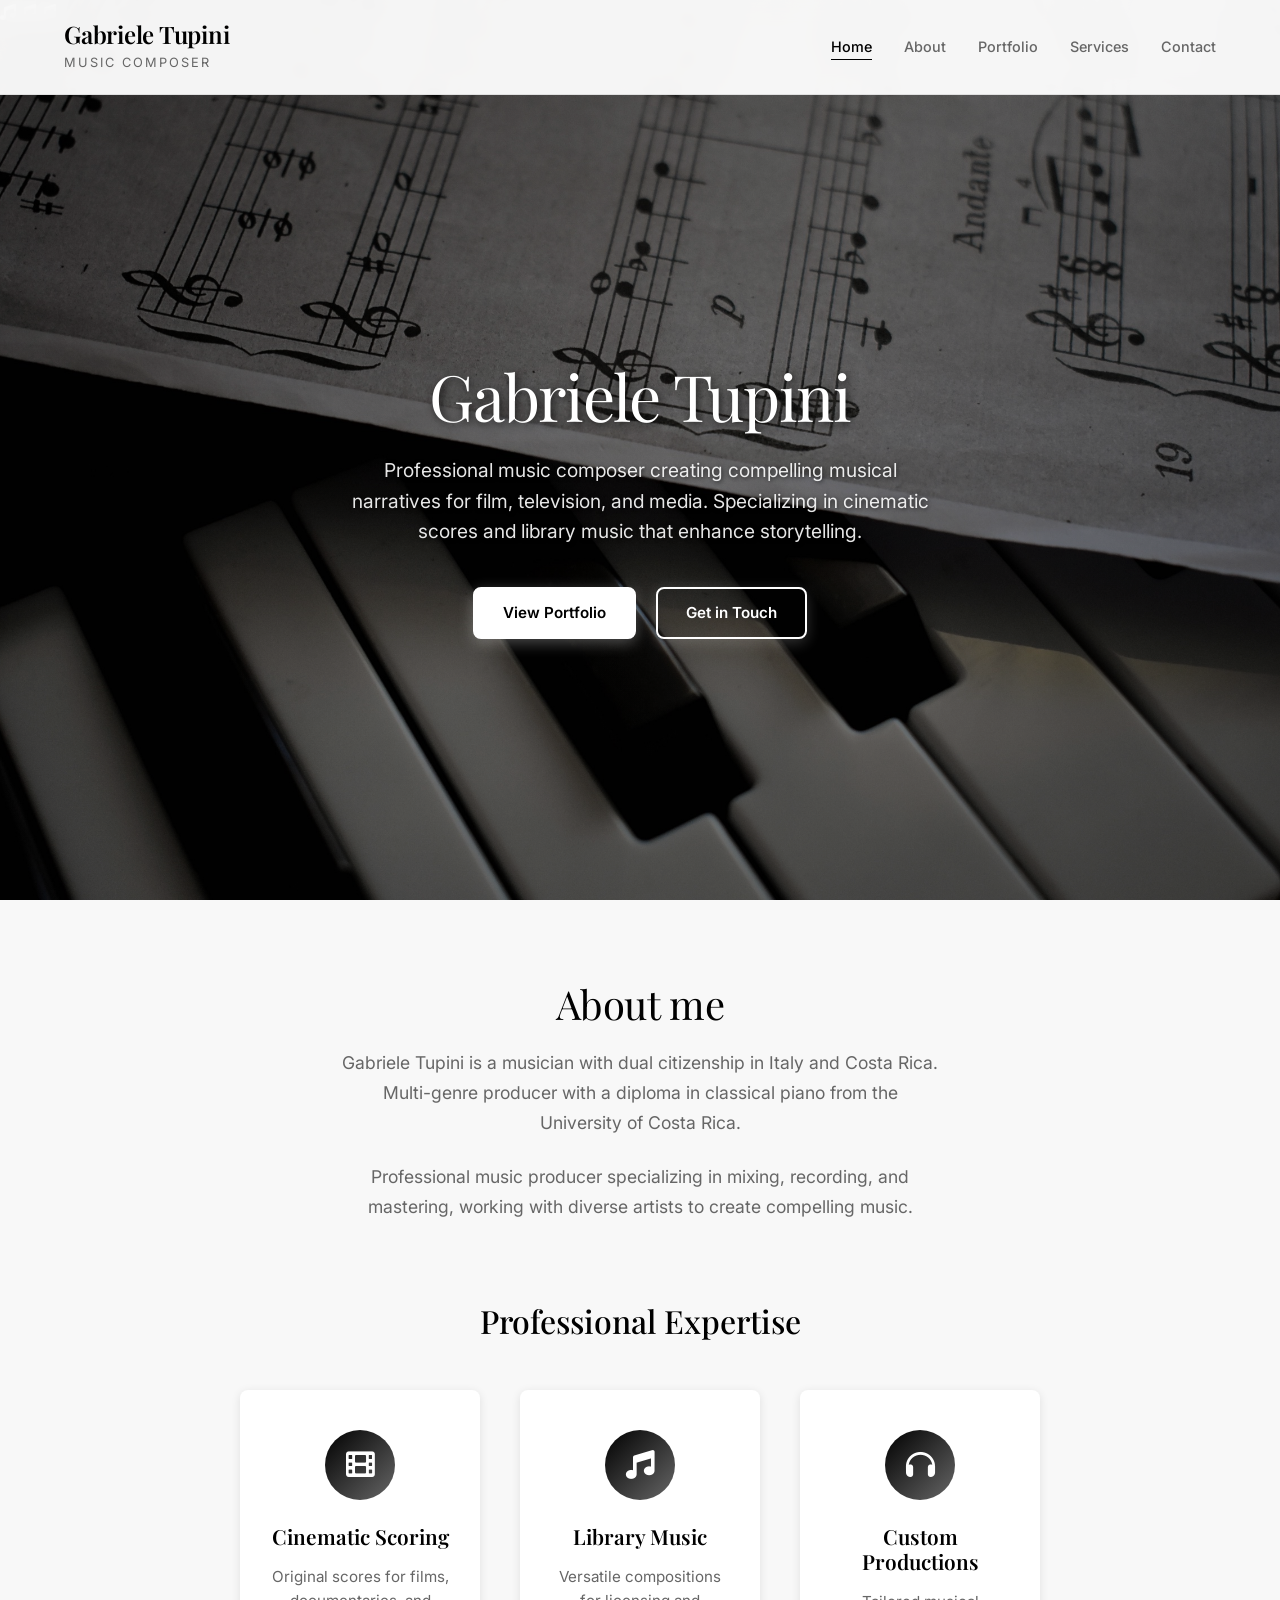
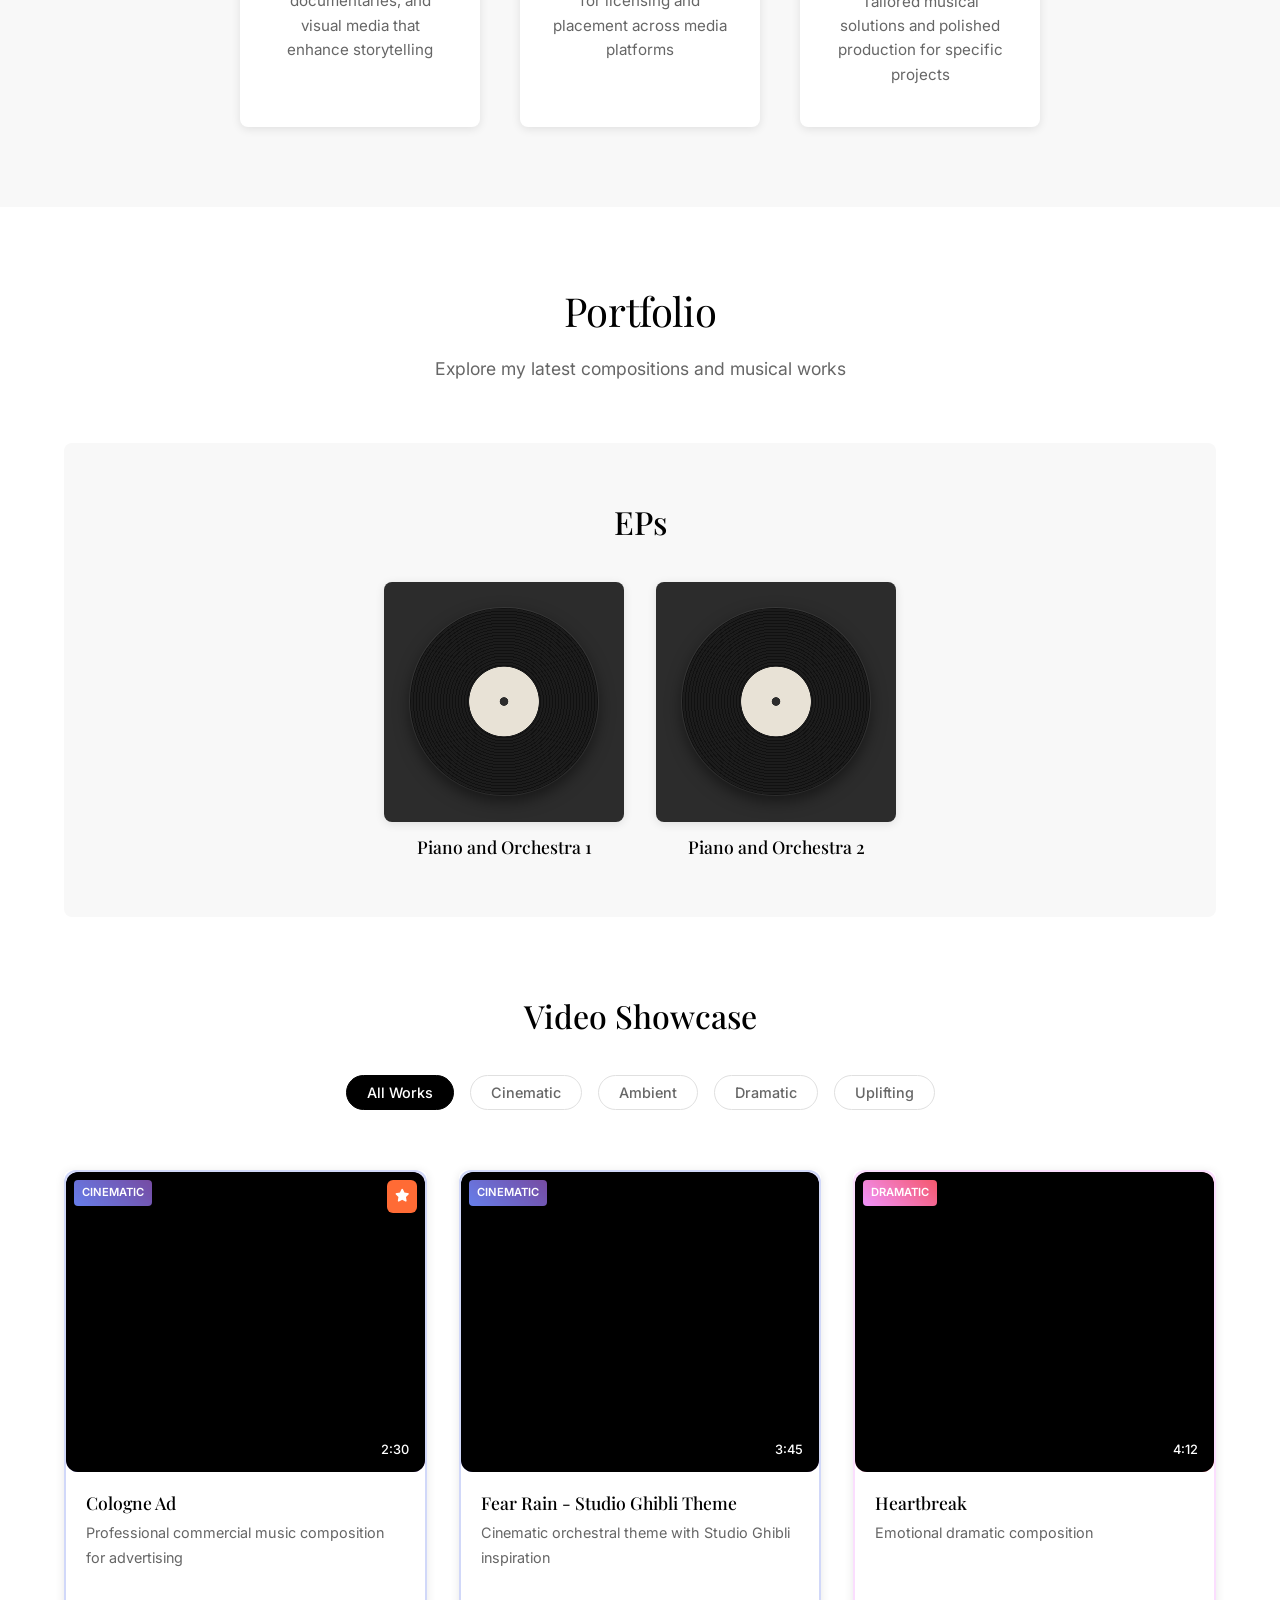
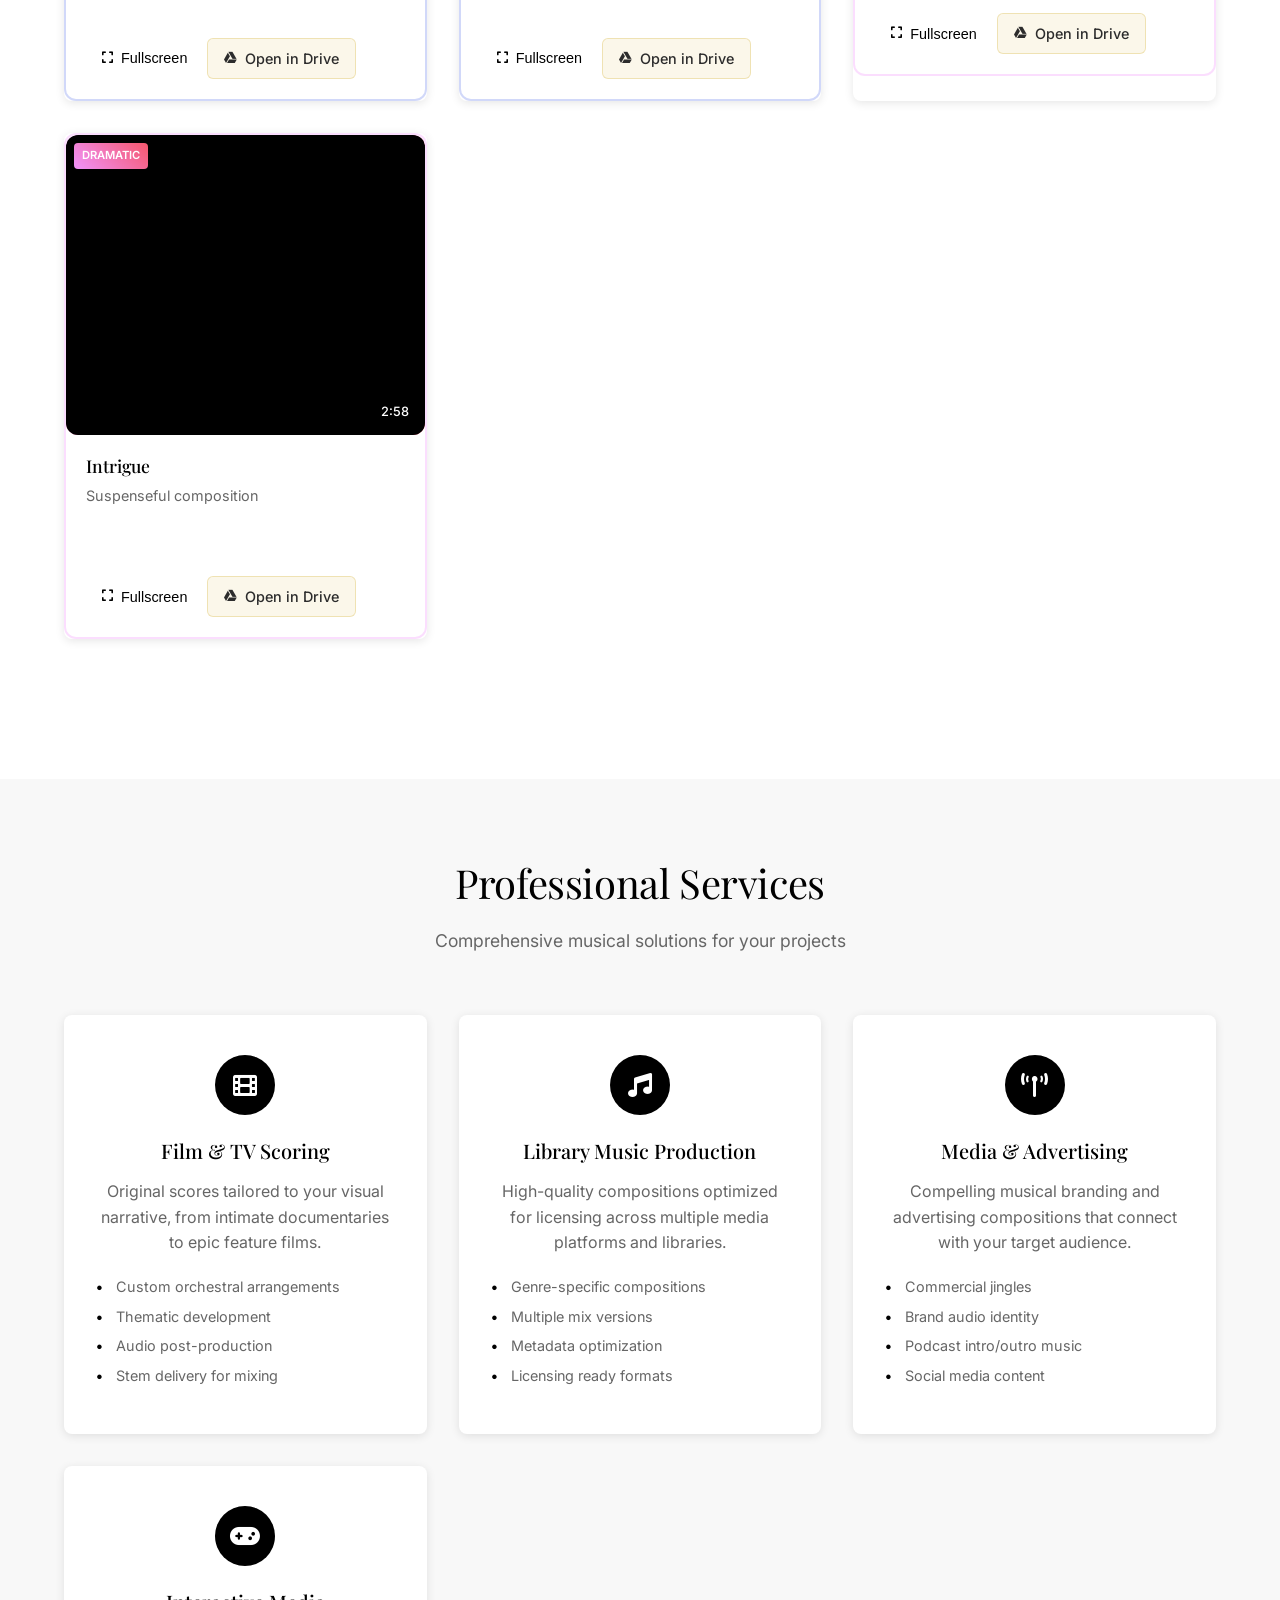
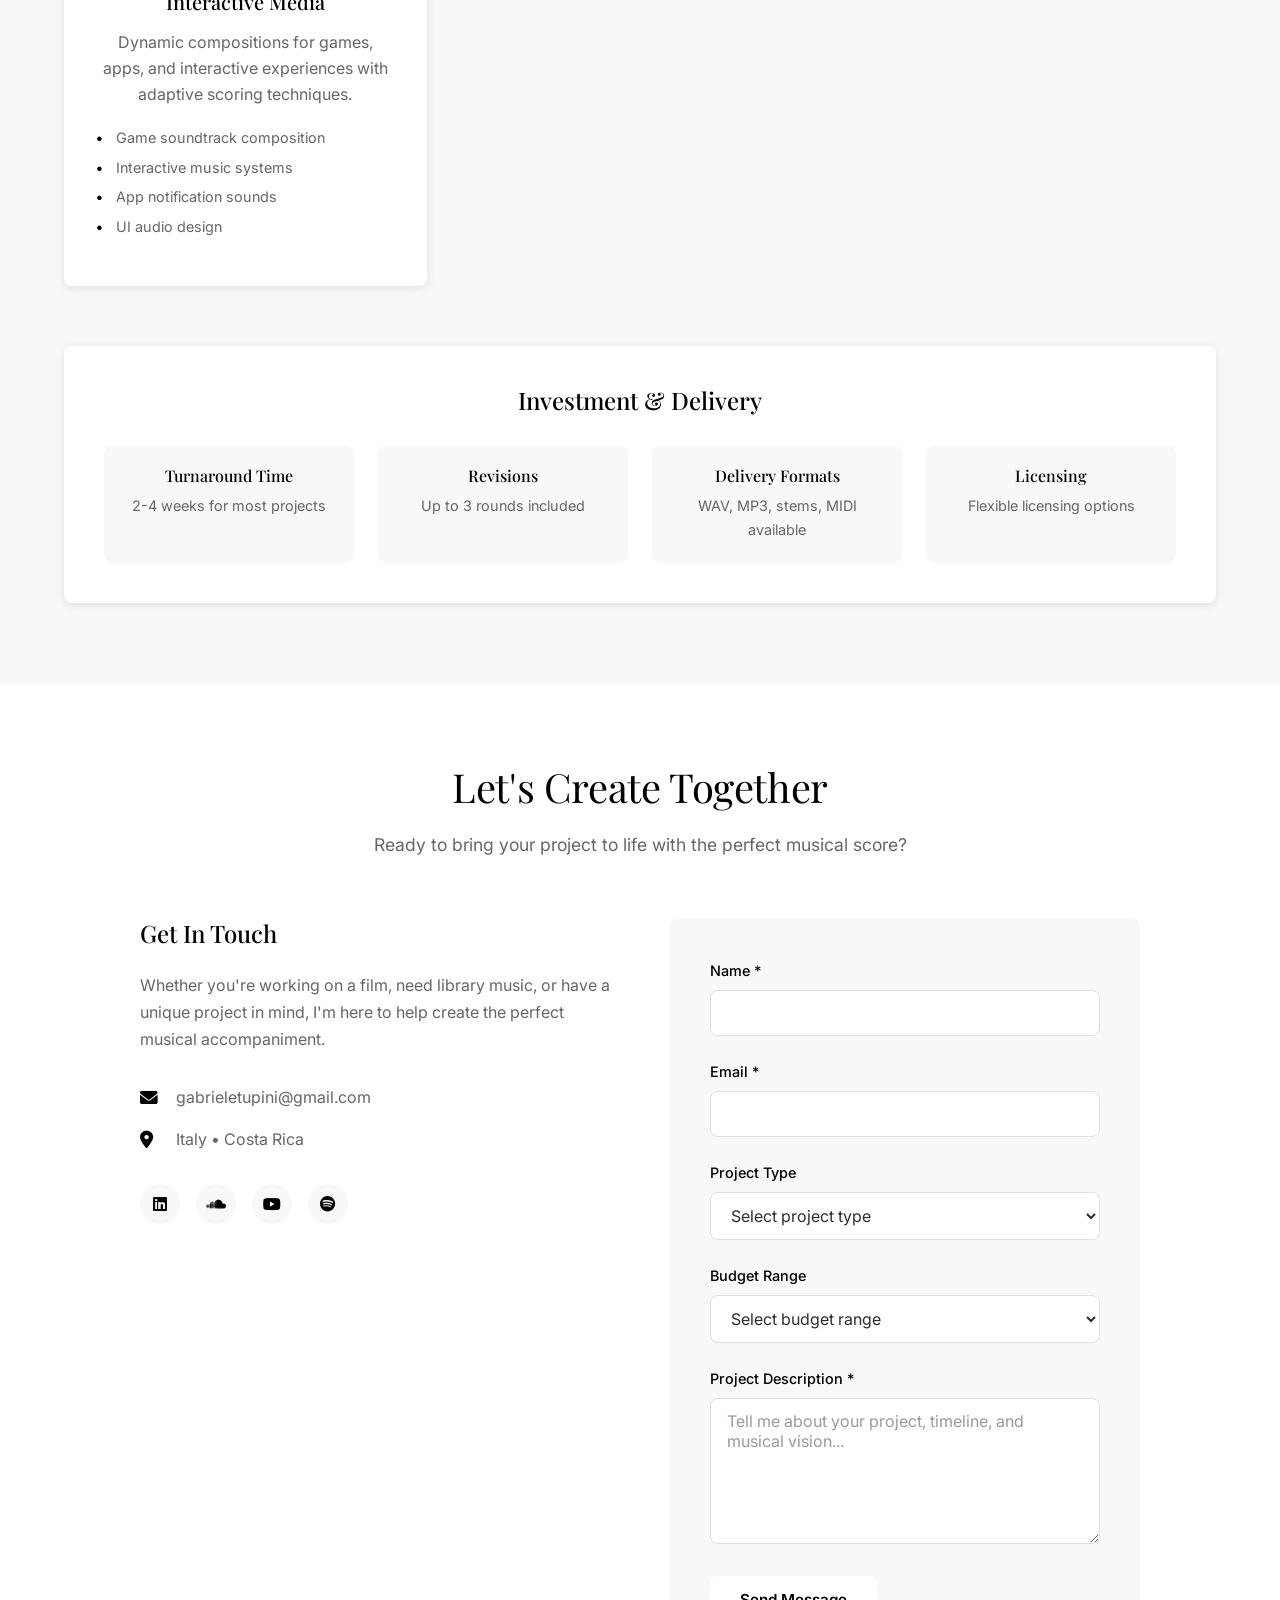
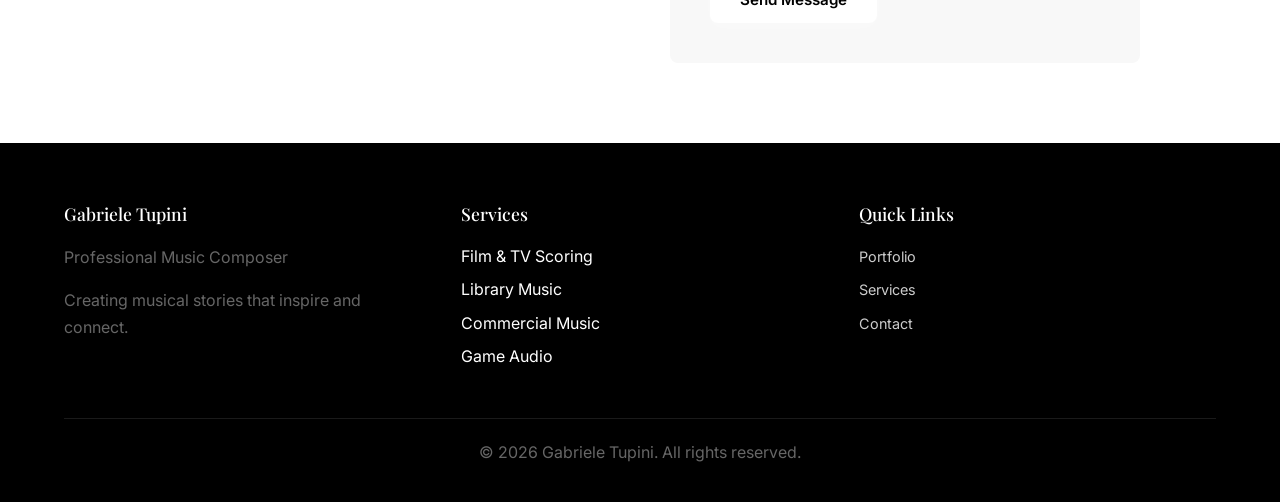
<file: index.html>
<!DOCTYPE html>
<html lang="en">

<head>
    <meta charset="UTF-8">
    <meta name="viewport" content="width=device-width, initial-scale=1.0">
    <title>Gabriele Tupini - Music Composer</title>
    <meta name="description"
        content="Professional music composer specializing in cinematic scores, library music, and custom compositions for film, television, and media projects.">

    <!-- Favicon - Browser Tab Icon -->
    <link rel="icon" type="image/jpeg" href="images/portrait.jpeg">
    <link rel="apple-touch-icon" href="images/portrait.jpeg">

    <!-- Open Graph Meta Tags - Social Media Thumbnails (WhatsApp, Facebook, etc.) -->
    <meta property="og:type" content="website">
    <meta property="og:title" content="Gabriele Tupini - Music Composer">
    <meta property="og:description"
        content="Professional music composer specializing in cinematic scores, library music, and custom compositions for film, television, and media projects.">
    <meta property="og:image" content="https://tupiniscores.com/images/portrait.jpeg">
    <meta property="og:url" content="https://tupiniscores.com">
    <meta property="og:site_name" content="Gabriele Tupini - Music Composer">
    <meta property="og:locale" content="en_US">

    <!-- Twitter Card Meta Tags -->
    <meta name="twitter:card" content="summary_large_image">
    <meta name="twitter:title" content="Gabriele Tupini - Music Composer">
    <meta name="twitter:description"
        content="Professional music composer specializing in cinematic scores, library music, and custom compositions for film, television, and media projects.">
    <meta name="twitter:image" content="https://tupiniscores.com/images/portrait.jpeg">

    <!-- Additional SEO Meta Tags -->
    <meta name="author" content="Gabriele Tupini">
    <meta name="keywords"
        content="music composer, film scoring, cinematic music, library music, custom compositions, film music, TV music, media music, orchestral music, Gabriele Tupini">
    <meta name="theme-color" content="#1a1a1a">

    <link rel="stylesheet" href="css/style.css">
    <link href="https://cdnjs.cloudflare.com/ajax/libs/font-awesome/6.0.0/css/all.min.css" rel="stylesheet">
    <link
        href="https://fonts.googleapis.com/css2?family=Inter:wght@300;400;500;600;700&family=Playfair+Display:wght@400;500;600;700&display=swap"
        rel="stylesheet">
</head>

<body>
    <!-- Navigation -->
    <nav class="navbar" id="navbar">
        <div class="nav-container">
            <div class="nav-logo">
                <h2>Gabriele Tupini</h2>
                <span>Music Composer</span>
            </div>
            <ul class="nav-menu" id="nav-menu">
                <li><a href="#home" class="nav-link">Home</a></li>
                <li><a href="#about" class="nav-link">About</a></li>
                <li><a href="#portfolio" class="nav-link">Portfolio</a></li>
                <li><a href="#services" class="nav-link">Services</a></li>
                <li><a href="#contact" class="nav-link">Contact</a></li>
            </ul>
            <div class="hamburger" id="hamburger">
                <span></span>
                <span></span>
                <span></span>
            </div>
        </div>
    </nav>

    <!-- Hero Section -->
    <section id="home" class="hero">
        <div class="hero-content">
            <h1 class="hero-title">Gabriele Tupini</h1>
            <p class="hero-subtitle">Professional music composer creating compelling musical narratives for film,
                television, and media. Specializing in cinematic scores and library music that enhance storytelling.</p>
            <div class="hero-buttons">
                <a href="#portfolio" class="btn btn-primary">View Portfolio</a>
                <a href="#contact" class="btn btn-secondary">Get in Touch</a>
            </div>
        </div>
        <div class="hero-background">
            <div class="music-notes">
                <i class="fas fa-music"></i>
                <i class="fas fa-music"></i>
                <i class="fas fa-music"></i>
            </div>
        </div>
    </section>

    <!-- About Section -->
    <section id="about" class="about">
        <div class="container">
            <h2 class="section-title">About me</h2>
            <div class="about-content">
                <div class="about-intro">
                    <div class="about-text">
                        <p class="about-description">
                            Gabriele Tupini is a musician with dual citizenship in Italy and Costa Rica. Multi-genre
                            producer with a diploma in classical piano from the University of Costa Rica.
                        </p>
                    </div>
                    <div class="about-bio">
                        <p class="about-description">
                            Professional music producer specializing in mixing, recording, and mastering, working with
                            diverse artists to create compelling music.
                        </p>
                    </div>
                </div>

                <div class="about-offerings">
                    <h3 class="offerings-title">Professional Expertise</h3>
                    <div class="about-features">
                        <div class="feature">
                            <div class="feature-icon">
                                <i class="fas fa-film"></i>
                            </div>
                            <h3>Cinematic Scoring</h3>
                            <p>Original scores for films, documentaries, and visual media that enhance storytelling</p>
                        </div>
                        <div class="feature">
                            <div class="feature-icon">
                                <i class="fas fa-music"></i>
                            </div>
                            <h3>Library Music</h3>
                            <p>Versatile compositions for licensing and placement across media platforms</p>
                        </div>
                        <div class="feature">
                            <div class="feature-icon">
                                <i class="fas fa-headphones"></i>
                            </div>
                            <h3>Custom Productions</h3>
                            <p>Tailored musical solutions and polished production for specific projects</p>
                        </div>
                    </div>
                </div>
            </div>
        </div>
    </section>

    <!-- Portfolio Section -->
    <section id="portfolio" class="portfolio">
        <div class="container">
            <h2 class="section-title">Portfolio</h2>
            <p class="section-subtitle">Explore my latest compositions and musical works</p>

            <!-- EPs - FIRST -->
            <div class="audio-showcase">
                <h3 class="audio-title">EPs</h3>
                <div class="ep-list" id="ep-list">
                    <!-- EPs are rendered from js/eps.js -->
                </div>
            </div>

            <!-- Video Gallery - SECOND -->
            <div class="video-gallery" id="video-gallery">
                <h3 class="video-section-title">Video Showcase</h3>
                <div class="gallery-filters">
                    <button class="filter-btn active" data-filter="all">All Works</button>
                    <button class="filter-btn" data-filter="cinematic">Cinematic</button>
                    <button class="filter-btn" data-filter="ambient">Ambient</button>
                    <button class="filter-btn" data-filter="dramatic">Dramatic</button>
                    <button class="filter-btn" data-filter="uplifting">Uplifting</button>
                </div>

                <div class="video-grid">
                    <!-- Videos will be loaded dynamically -->
                </div>
            </div>
        </div>
    </section>

    <!-- Services Section -->
    <section id="services" class="services">
        <div class="container">
            <h2 class="section-title">Professional Services</h2>
            <p class="section-subtitle">Comprehensive musical solutions for your projects</p>

            <div class="services-grid">
                <div class="service-card">
                    <div class="service-icon">
                        <i class="fas fa-film"></i>
                    </div>
                    <h3>Film & TV Scoring</h3>
                    <p>Original scores tailored to your visual narrative, from intimate documentaries to epic feature
                        films.</p>
                    <ul>
                        <li>Custom orchestral arrangements</li>
                        <li>Thematic development</li>
                        <li>Audio post-production</li>
                        <li>Stem delivery for mixing</li>
                    </ul>
                </div>

                <div class="service-card">
                    <div class="service-icon">
                        <i class="fas fa-music"></i>
                    </div>
                    <h3>Library Music Production</h3>
                    <p>High-quality compositions optimized for licensing across multiple media platforms and libraries.
                    </p>
                    <ul>
                        <li>Genre-specific compositions</li>
                        <li>Multiple mix versions</li>
                        <li>Metadata optimization</li>
                        <li>Licensing ready formats</li>
                    </ul>
                </div>

                <div class="service-card">
                    <div class="service-icon">
                        <i class="fas fa-broadcast-tower"></i>
                    </div>
                    <h3>Media & Advertising</h3>
                    <p>Compelling musical branding and advertising compositions that connect with your target audience.
                    </p>
                    <ul>
                        <li>Commercial jingles</li>
                        <li>Brand audio identity</li>
                        <li>Podcast intro/outro music</li>
                        <li>Social media content</li>
                    </ul>
                </div>

                <div class="service-card">
                    <div class="service-icon">
                        <i class="fas fa-gamepad"></i>
                    </div>
                    <h3>Interactive Media</h3>
                    <p>Dynamic compositions for games, apps, and interactive experiences with adaptive scoring
                        techniques.</p>
                    <ul>
                        <li>Game soundtrack composition</li>
                        <li>Interactive music systems</li>
                        <li>App notification sounds</li>
                        <li>UI audio design</li>
                    </ul>
                </div>
            </div>

            <div class="pricing-info">
                <h3>Investment & Delivery</h3>
                <div class="pricing-grid">
                    <div class="pricing-item">
                        <h4>Turnaround Time</h4>
                        <p>2-4 weeks for most projects</p>
                    </div>
                    <div class="pricing-item">
                        <h4>Revisions</h4>
                        <p>Up to 3 rounds included</p>
                    </div>
                    <div class="pricing-item">
                        <h4>Delivery Formats</h4>
                        <p>WAV, MP3, stems, MIDI available</p>
                    </div>
                    <div class="pricing-item">
                        <h4>Licensing</h4>
                        <p>Flexible licensing options</p>
                    </div>
                </div>
            </div>
        </div>
    </section>

    <!-- Contact Section -->
    <section id="contact" class="contact">
        <div class="container">
            <h2 class="section-title">Let's Create Together</h2>
            <p class="section-subtitle">Ready to bring your project to life with the perfect musical score?</p>

            <div class="contact-content">
                <div class="contact-info">
                    <h3>Get In Touch</h3>
                    <p>Whether you're working on a film, need library music, or have a unique project in mind, I'm here
                        to help create the perfect musical accompaniment.</p>

                    <div class="contact-methods">
                        <div class="contact-method">
                            <i class="fas fa-envelope"></i>
                            <span>gabrieletupini@gmail.com</span>
                        </div>
                        <div class="contact-method">
                            <i class="fas fa-map-marker-alt"></i>
                            <span>Italy • Costa Rica</span>
                        </div>
                    </div>

                    <div class="social-links">
                        <a href="#" class="social-link"><i class="fab fa-linkedin"></i></a>
                        <a href="#" class="social-link"><i class="fab fa-soundcloud"></i></a>
                        <a href="#" class="social-link"><i class="fab fa-youtube"></i></a>
                        <a href="#" class="social-link"><i class="fab fa-spotify"></i></a>
                    </div>
                </div>

                <form class="contact-form" id="contact-form">
                    <div class="form-group">
                        <label for="name">Name *</label>
                        <input type="text" id="name" name="name" required>
                    </div>
                    <div class="form-group">
                        <label for="email">Email *</label>
                        <input type="email" id="email" name="email" required>
                    </div>
                    <div class="form-group">
                        <label for="project-type">Project Type</label>
                        <select id="project-type" name="project-type">
                            <option value="">Select project type</option>
                            <option value="film-scoring">Film/TV Scoring</option>
                            <option value="library-music">Library Music</option>
                            <option value="advertising">Advertising/Commercial</option>
                            <option value="game-music">Game Music</option>
                            <option value="other">Other</option>
                        </select>
                    </div>
                    <div class="form-group">
                        <label for="budget">Budget Range</label>
                        <select id="budget" name="budget">
                            <option value="">Select budget range</option>
                            <option value="under-1k">Under €1,000</option>
                            <option value="1k-5k">€1,000 - €5,000</option>
                            <option value="5k-10k">€5,000 - €10,000</option>
                            <option value="10k-plus">€10,000+</option>
                        </select>
                    </div>
                    <div class="form-group">
                        <label for="message">Project Description *</label>
                        <textarea id="message" name="message" rows="6" required
                            placeholder="Tell me about your project, timeline, and musical vision..."></textarea>
                    </div>
                    <button type="submit" class="btn btn-primary">Send Message</button>
                </form>
            </div>
        </div>
    </section>

    <!-- Footer -->
    <footer class="footer">
        <div class="container">
            <div class="footer-content">
                <div class="footer-section">
                    <h3>Gabriele Tupini</h3>
                    <p>Professional Music Composer</p>
                    <p>Creating musical stories that inspire and connect.</p>
                </div>
                <div class="footer-section">
                    <h4>Services</h4>
                    <ul>
                        <li>Film & TV Scoring</li>
                        <li>Library Music</li>
                        <li>Commercial Music</li>
                        <li>Game Audio</li>
                    </ul>
                </div>
                <div class="footer-section">
                    <h4>Quick Links</h4>
                    <ul>
                        <li><a href="#portfolio">Portfolio</a></li>
                        <li><a href="#services">Services</a></li>
                        <li><a href="#contact">Contact</a></li>
                    </ul>
                </div>
            </div>
            <div class="footer-bottom">
                <p>&copy; 2024 Gabriele Tupini. All rights reserved.</p>
            </div>
        </div>
    </footer>

    <script src="js/eps.js"></script>
    <script src="js/main.js"></script>
</body>

</html>
</file>
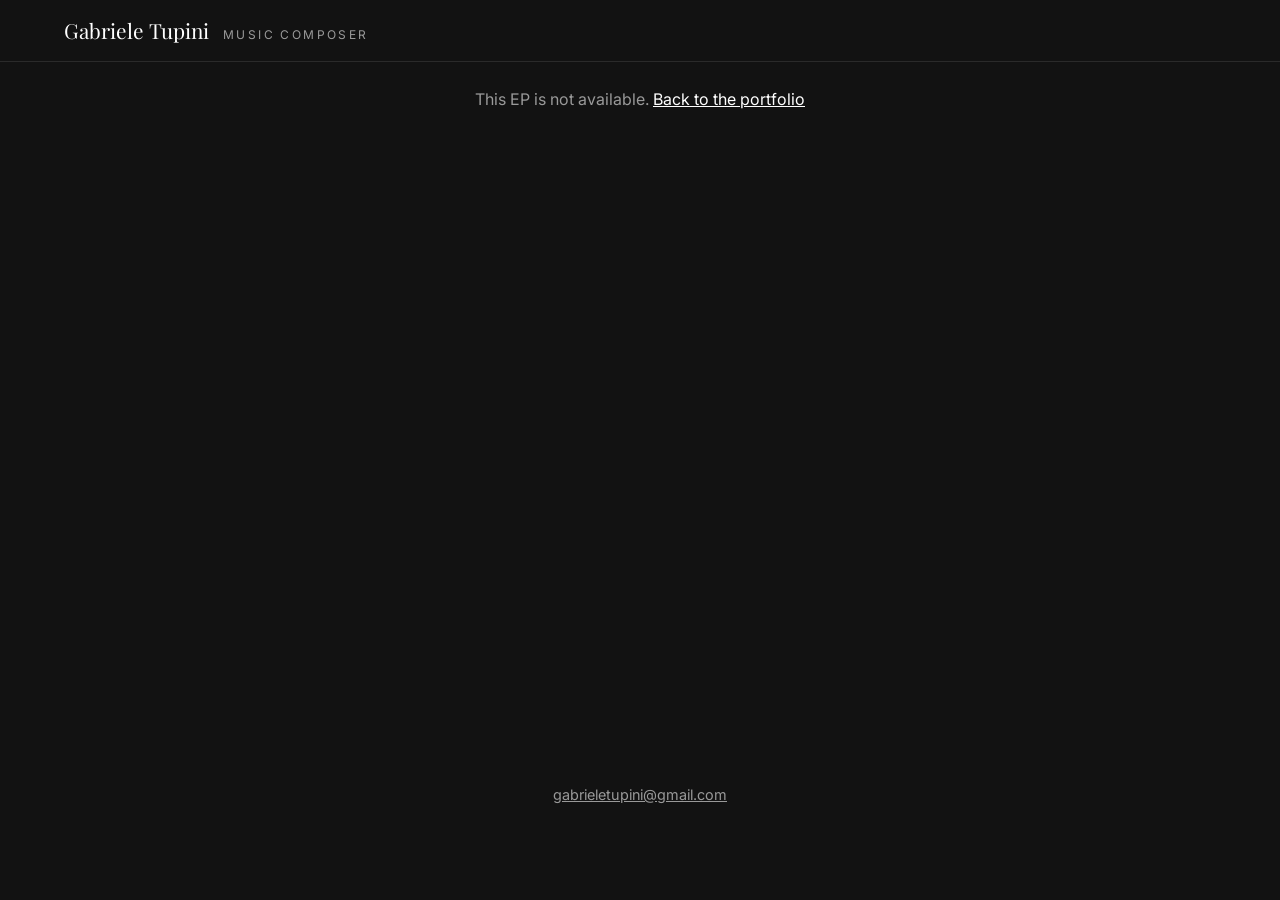
<file: ep.html>
<!DOCTYPE html>
<html lang="en">

<head>
    <meta charset="UTF-8">
    <meta name="viewport" content="width=device-width, initial-scale=1.0">
    <title>Gabriele Tupini - EP</title>
    <meta name="robots" content="noindex">
    <link rel="icon" type="image/jpeg" href="/images/portrait.jpeg">
    <link rel="apple-touch-icon" href="/images/portrait.jpeg">
    <meta name="theme-color" content="#1a1a1a">

    <link rel="stylesheet" href="/css/style.css">
    <link rel="stylesheet" href="/css/ep.css">
    <link
        href="https://fonts.googleapis.com/css2?family=Inter:wght@300;400;500;600;700&family=Playfair+Display:wght@400;500;600;700&display=swap"
        rel="stylesheet">
</head>

<!-- Served for /ep/<slug> via _redirects; absolute asset paths keep it working at that depth. -->
<body class="ep-page">
    <header class="ep-page-header">
        <div class="container">
            <a class="ep-page-artist" href="/">Gabriele Tupini</a>
            <span class="ep-page-role">Music Composer</span>
        </div>
    </header>

    <main class="ep-page-main">
        <div class="container" id="ep"></div>
    </main>

    <footer class="ep-page-footer">
        <div class="container">
            <a href="mailto:gabrieletupini@gmail.com">gabrieletupini@gmail.com</a>
        </div>
    </footer>

    <script src="/js/eps.js"></script>
    <script>
        const slug = window.location.pathname.split('/').filter(Boolean).pop();
        const ep = EPS.find(candidate => candidate.slug === slug);
        const target = document.getElementById('ep');

        if (ep) {
            document.title = `${ep.title} - Gabriele Tupini`;
            target.appendChild(renderEp(ep));
        } else {
            target.innerHTML = '<p class="ep-page-missing">This EP is not available. <a href="/">Back to the portfolio</a></p>';
        }
    </script>
</body>

</html>
</file>
<file: css/style.css>
/* Clean Professional Reset */
* {
    margin: 0;
    padding: 0;
    box-sizing: border-box;
}

:root {
    --primary-color: #2c2c2c;
    --secondary-color: #666666;
    --accent-color: #000000;
    --text-light: #ffffff;
    --text-dark: #2c2c2c;
    --text-gray: #666666;
    --text-light-gray: #999999;
    --background-light: #ffffff;
    --background-section: #f8f8f8;
    --border-color: #e0e0e0;
    --shadow-light: 0 2px 10px rgba(0, 0, 0, 0.1);
    --shadow-medium: 0 4px 20px rgba(0, 0, 0, 0.15);
    --border-radius: 8px;
    --transition: all 0.3s ease;
    --max-width: 1200px;
    --section-padding: 80px 0;
}

html {
    scroll-behavior: smooth;
}

body {
    font-family: 'Inter', 'Helvetica Neue', 'Arial', sans-serif;
    line-height: 1.6;
    font-weight: 400;
    color: var(--text-dark);
    background: var(--background-light);
    overflow-x: hidden;
}

.container {
    max-width: var(--max-width);
    margin: 0 auto;
    padding: 0 24px;
}

/* Clean Professional Typography */
@import url('https://fonts.googleapis.com/css2?family=Inter:wght@300;400;500;600;700&family=Playfair+Display:wght@400;500;600;700&display=swap');

h1,
h2,
h3,
h4,
h5,
h6 {
    font-family: 'Playfair Display', serif;
    font-weight: 500;
    line-height: 1.2;
    color: var(--accent-color);
    margin-bottom: 16px;
}

h1 {
    font-size: 3.5rem;
    font-weight: 400;
    letter-spacing: -0.02em;
}

h2 {
    font-size: 2.5rem;
    font-weight: 400;
    letter-spacing: -0.01em;
}

h3 {
    font-size: 1.5rem;
    font-weight: 500;
}

p {
    font-family: 'Inter', sans-serif;
    font-size: 1rem;
    font-weight: 400;
    line-height: 1.7;
    color: var(--text-gray);
    margin-bottom: 16px;
}

.section-title {
    font-size: 2.5rem;
    font-weight: 400;
    text-align: center;
    margin-bottom: 20px;
    color: var(--accent-color);
    letter-spacing: -0.01em;
}

.section-subtitle {
    text-align: center;
    font-size: 1.1rem;
    font-weight: 400;
    color: var(--text-gray);
    margin-bottom: 60px;
    max-width: 600px;
    margin-left: auto;
    margin-right: auto;
    line-height: 1.6;
}

/* Clean Button Design */
.btn {
    display: inline-block;
    padding: 12px 28px;
    border-radius: var(--border-radius);
    text-decoration: none;
    font-family: 'Inter', sans-serif;
    font-weight: 500;
    font-size: 0.95rem;
    transition: var(--transition);
    border: 1px solid transparent;
    cursor: pointer;
    text-align: center;
}

.btn-primary {
    background: var(--text-light);
    color: var(--accent-color);
    border: 2px solid var(--text-light);
    font-weight: 600;
    box-shadow: 0 4px 15px rgba(255, 255, 255, 0.3);
}

.btn-primary:hover {
    background: transparent;
    color: var(--text-light);
    border: 2px solid var(--text-light);
    box-shadow: 0 4px 20px rgba(255, 255, 255, 0.4);
}

.btn-secondary {
    background: transparent;
    color: var(--text-light);
    border: 2px solid var(--text-light);
    font-weight: 600;
    box-shadow: 0 4px 15px rgba(255, 255, 255, 0.2);
}

.btn-secondary:hover {
    background: var(--text-light);
    color: var(--accent-color);
    box-shadow: 0 4px 20px rgba(255, 255, 255, 0.4);
}

/* Clean Navigation */
.navbar {
    position: fixed;
    top: 0;
    width: 100%;
    background: rgba(255, 255, 255, 0.95);
    backdrop-filter: blur(10px);
    border-bottom: 1px solid var(--border-color);
    z-index: 1000;
    padding: 20px 0;
    transition: var(--transition);
}

.navbar.scrolled {
    background: rgba(255, 255, 255, 0.98);
    box-shadow: var(--shadow-light);
}

.nav-container {
    max-width: var(--max-width);
    margin: 0 auto;
    padding: 0 24px;
    display: flex;
    justify-content: space-between;
    align-items: center;
}

.nav-logo h2 {
    color: var(--accent-color);
    font-family: 'Playfair Display', serif;
    font-size: 1.5rem;
    font-weight: 600;
    margin-bottom: 0;
    letter-spacing: -0.01em;
}

.nav-logo span {
    color: var(--text-gray);
    font-family: 'Inter', sans-serif;
    font-size: 0.8rem;
    font-weight: 400;
    text-transform: uppercase;
    letter-spacing: 2px;
}

.nav-menu {
    display: flex;
    list-style: none;
    gap: 2rem;
}

.nav-link {
    color: var(--text-gray);
    text-decoration: none;
    font-family: 'Inter', sans-serif;
    font-weight: 500;
    font-size: 0.9rem;
    transition: var(--transition);
    position: relative;
}

.nav-link:hover,
.nav-link.active {
    color: var(--accent-color);
}

.nav-link::after {
    content: '';
    position: absolute;
    bottom: -5px;
    left: 0;
    width: 0;
    height: 1px;
    background: var(--accent-color);
    transition: width 0.3s ease;
}

.nav-link:hover::after,
.nav-link.active::after {
    width: 100%;
}

.hamburger {
    display: none;
    flex-direction: column;
    cursor: pointer;
}

.hamburger span {
    width: 25px;
    height: 2px;
    background: var(--accent-color);
    margin: 3px 0;
    transition: var(--transition);
}

/* Hero Section */
.hero {
    min-height: 100vh;
    background:
        linear-gradient(rgba(0, 0, 0, 0.4), rgba(0, 0, 0, 0.4)),
        url('../images/hero-score.jpg');
    background-size: cover;
    background-position: center;
    background-attachment: fixed;
    display: flex;
    align-items: center;
    position: relative;
    padding-top: 100px;
    color: var(--text-light);
}

.hero::before {
    content: '';
    position: absolute;
    top: 0;
    left: 0;
    width: 100%;
    height: 100%;
    background: linear-gradient(135deg,
            rgba(0, 0, 0, 0.3) 0%,
            rgba(0, 0, 0, 0.1) 50%,
            rgba(0, 0, 0, 0.3) 100%);
    z-index: 1;
}

.hero-content {
    text-align: center;
    max-width: 800px;
    margin: 0 auto;
    padding: 0 24px;
    position: relative;
    z-index: 2;
}

.hero-title {
    font-size: 4rem;
    font-family: 'Playfair Display', serif;
    font-weight: 400;
    margin-bottom: 24px;
    color: var(--text-light);
    letter-spacing: -0.02em;
    line-height: 1.1;
    text-shadow: 2px 2px 8px rgba(0, 0, 0, 0.7);
}

.hero-subtitle {
    font-size: 1.2rem;
    font-family: 'Inter', sans-serif;
    font-weight: 400;
    margin-bottom: 40px;
    color: rgba(255, 255, 255, 0.9);
    line-height: 1.6;
    max-width: 600px;
    margin-left: auto;
    margin-right: auto;
    margin-bottom: 40px;
    text-shadow: 1px 1px 4px rgba(0, 0, 0, 0.7);
}

.hero-buttons {
    display: flex;
    gap: 20px;
    justify-content: center;
    flex-wrap: wrap;
}

.hero-background {
    position: absolute;
    top: 0;
    left: 0;
    width: 100%;
    height: 100%;
    z-index: -1;
}

/* About Section - Enhanced and Symmetrical */
.about {
    padding: var(--section-padding);
    background: var(--background-section);
}

.about-content {
    max-width: 800px;
    margin: 0 auto;
    text-align: center;
}

.about-intro {
    margin-bottom: 80px;
}

.about-text {
    text-align: center;
}

.about-description {
    font-size: 1.1rem;
    line-height: 1.7;
    color: var(--text-gray);
    margin-bottom: 24px;
    max-width: 600px;
    margin-left: auto;
    margin-right: auto;
}

.about-bio {
    text-align: center;
}

/* Professional Offerings - Enhanced Design */
.about-offerings {
    margin-top: 80px;
}

.offerings-title {
    font-size: 2rem;
    font-family: 'Playfair Display', serif;
    color: var(--accent-color);
    margin-bottom: 50px;
    text-align: center;
}

.about-features {
    display: grid;
    grid-template-columns: repeat(3, 1fr);
    gap: 40px;
    max-width: 1000px;
    margin: 0 auto;
}

.feature {
    background: var(--background-light);
    padding: 40px 30px;
    border-radius: var(--border-radius);
    text-align: center;
    box-shadow: var(--shadow-light);
    transition: var(--transition);
    position: relative;
    overflow: hidden;
}

.feature::before {
    content: '';
    position: absolute;
    top: 0;
    left: 0;
    width: 100%;
    height: 4px;
    background: linear-gradient(90deg, var(--accent-color), var(--secondary-color));
    opacity: 0;
    transition: var(--transition);
}

.feature:hover {
    transform: translateY(-8px);
    box-shadow: var(--shadow-medium);
}

.feature:hover::before {
    opacity: 1;
}

.feature-icon {
    width: 70px;
    height: 70px;
    background: linear-gradient(135deg, var(--accent-color), var(--secondary-color));
    border-radius: 50%;
    display: flex;
    align-items: center;
    justify-content: center;
    margin: 0 auto 24px;
    transition: var(--transition);
}

.feature-icon i {
    color: var(--text-light);
    font-size: 1.8rem;
}

.feature:hover .feature-icon {
    transform: scale(1.1);
    box-shadow: 0 8px 25px rgba(44, 44, 44, 0.3);
}

.feature h3 {
    color: var(--accent-color);
    font-size: 1.3rem;
    margin-bottom: 16px;
    font-weight: 600;
    font-family: 'Playfair Display', serif;
}

.feature p {
    color: var(--text-gray);
    margin: 0;
    line-height: 1.6;
    font-size: 0.95rem;
}

/* Portfolio Section */
.portfolio {
    padding: var(--section-padding);
    background: var(--background-light);
}

.gallery-filters {
    display: flex;
    justify-content: center;
    gap: 16px;
    margin-bottom: 60px;
    flex-wrap: wrap;
}

.filter-btn {
    padding: 8px 20px;
    background: transparent;
    color: var(--text-gray);
    border: 1px solid var(--border-color);
    border-radius: 24px;
    cursor: pointer;
    transition: var(--transition);
    font-family: 'Inter', sans-serif;
    font-size: 0.9rem;
    font-weight: 500;
}

.filter-btn:hover,
.filter-btn.active {
    background: var(--accent-color);
    color: var(--text-light);
    border-color: var(--accent-color);
}

.video-grid {
    display: grid;
    grid-template-columns: repeat(auto-fit, minmax(320px, 1fr));
    gap: 32px;
    margin-bottom: 60px;
}

.video-placeholder {
    background: var(--background-section);
    border-radius: var(--border-radius);
    padding: 60px 40px;
    text-align: center;
    border: 2px dashed var(--border-color);
}

.placeholder-content i {
    font-size: 3rem;
    color: var(--text-light-gray);
    margin-bottom: 20px;
}

.placeholder-content h3 {
    margin-bottom: 12px;
    color: var(--text-gray);
    font-size: 1.25rem;
}

.placeholder-content p {
    color: var(--text-light-gray);
    margin-bottom: 30px;
}

.placeholder-instructions {
    text-align: left;
    background: var(--background-light);
    padding: 24px;
    border-radius: var(--border-radius);
    margin-top: 20px;
}

.placeholder-instructions h4 {
    color: var(--accent-color);
    margin-bottom: 16px;
    font-size: 1rem;
}

.placeholder-instructions ol {
    color: var(--text-gray);
    font-size: 0.9rem;
    line-height: 1.6;
}

.placeholder-instructions li {
    margin-bottom: 8px;
}

.placeholder-instructions strong {
    color: var(--accent-color);
}

.video-item {
    background: var(--background-light);
    border-radius: var(--border-radius);
    overflow: hidden;
    box-shadow: var(--shadow-light);
    transition: var(--transition);
}

.video-item:hover {
    transform: translateY(-4px);
    box-shadow: var(--shadow-medium);
}

.video-item video {
    width: 100%;
    height: 200px;
    object-fit: cover;
}

.video-info {
    padding: 20px;
}

.video-info h4 {
    margin-bottom: 8px;
    color: var(--accent-color);
    font-size: 1.1rem;
}

.video-info p {
    font-size: 0.9rem;
    color: var(--text-gray);
    margin: 0;
}

/* Audio Showcase */
.audio-showcase {
    margin-bottom: 80px;
    background: var(--background-section);
    padding: 60px 40px;
    border-radius: var(--border-radius);
}

.audio-title {
    text-align: center;
    margin-bottom: 40px;
    color: var(--accent-color);
    font-size: 2rem;
    font-weight: 500;
}

/* EPs - portfolio grid of square disc tiles, each opening its listening page */
.ep-list {
    max-width: 1000px;
    margin: 0 auto;
    display: grid;
    grid-template-columns: repeat(auto-fit, minmax(200px, 240px));
    justify-content: center;
    gap: 32px;
}

.ep-tile {
    display: block;
    text-decoration: none;
    color: inherit;
}

.ep-cover {
    aspect-ratio: 1;
    display: flex;
    align-items: center;
    justify-content: center;
    background: var(--primary-color);
    border-radius: var(--border-radius);
    box-shadow: var(--shadow-light);
    transition: var(--transition);
}

.ep-tile:hover .ep-cover {
    transform: translateY(-4px);
    box-shadow: var(--shadow-medium);
}

/* Generic vinyl: grooves, a pale centre label and the spindle hole */
.ep-disc {
    width: 78%;
    aspect-ratio: 1;
    border-radius: 50%;
    background:
        radial-gradient(circle, var(--primary-color) 0 3%, #e8e2d6 3.5% 26%, transparent 26.5%),
        repeating-radial-gradient(circle, #111 0 1px, #1c1c1c 1px 3px);
    box-shadow: 0 0 0 1px rgba(255, 255, 255, 0.08), 0 6px 16px rgba(0, 0, 0, 0.5);
    transition: transform 0.6s ease;
}

.ep-tile:hover .ep-disc {
    transform: rotate(40deg);
}

.ep-tile-title {
    margin: 14px 0 0;
    font-size: 1.1rem;
    text-align: center;
}

/* Video Section Title */
.video-section-title {
    text-align: center;
    margin: 60px 0 40px;
    color: var(--accent-color);
    font-size: 2rem;
    font-weight: 500;
    font-family: 'Playfair Display', serif;
}

/* Featured Video Item - Prominent Display */
.featured-video-item {
    margin-bottom: 40px;
    grid-column: 1 / -1;
}

.featured-video-item video {
    width: 100%;
    height: 400px;
    object-fit: cover;
    border-radius: var(--border-radius);
}

.featured-video-item .video-info h3 {
    color: var(--accent-color);
    font-size: 1.6rem;
    margin-bottom: 12px;
    font-family: 'Playfair Display', serif;
    text-align: center;
    margin-top: 20px;
}

.featured-video-item .video-info p {
    font-size: 1.1rem;
    text-align: center;
    color: var(--text-gray);
}

/* Other Videos Container - Smaller Items */
.other-videos-container {
    display: grid;
    grid-template-columns: repeat(auto-fit, minmax(250px, 1fr));
    gap: 20px;
    margin-top: 30px;
}

.other-videos-container .video-item video {
    height: 150px;
}

.other-videos-container .video-item .video-info {
    padding: 16px;
}

.other-videos-container .video-item .video-info h4 {
    font-size: 1rem;
}

.other-videos-container .video-item .video-info p {
    font-size: 0.85rem;
}

/* Services Section */
.services {
    padding: var(--section-padding);
    background: var(--background-section);
}

.services-grid {
    display: grid;
    grid-template-columns: repeat(auto-fit, minmax(280px, 1fr));
    gap: 32px;
    margin-bottom: 60px;
}

.service-card {
    background: var(--background-light);
    padding: 40px 32px;
    border-radius: var(--border-radius);
    box-shadow: var(--shadow-light);
    transition: var(--transition);
    text-align: center;
}

.service-card:hover {
    transform: translateY(-4px);
    box-shadow: var(--shadow-medium);
}

.service-icon {
    width: 60px;
    height: 60px;
    background: var(--accent-color);
    border-radius: 50%;
    display: flex;
    align-items: center;
    justify-content: center;
    margin: 0 auto 24px;
}

.service-icon i {
    color: var(--text-light);
    font-size: 1.5rem;
}

.service-card h3 {
    color: var(--accent-color);
    margin-bottom: 16px;
    font-size: 1.25rem;
}

.service-card p {
    color: var(--text-gray);
    margin-bottom: 20px;
    line-height: 1.6;
}

.service-card ul {
    text-align: left;
    color: var(--text-gray);
    font-size: 0.9rem;
    list-style: none;
    padding-left: 0;
}

.service-card li {
    margin-bottom: 8px;
    position: relative;
    padding-left: 20px;
    line-height: 1.5;
}

.service-card li::before {
    content: '•';
    color: var(--accent-color);
    font-weight: bold;
    position: absolute;
    left: 0;
}

.pricing-info {
    background: var(--background-light);
    padding: 40px;
    border-radius: var(--border-radius);
    box-shadow: var(--shadow-light);
}

.pricing-info h3 {
    text-align: center;
    color: var(--accent-color);
    margin-bottom: 32px;
    font-size: 1.5rem;
}

.pricing-grid {
    display: grid;
    grid-template-columns: repeat(auto-fit, minmax(200px, 1fr));
    gap: 24px;
}

.pricing-item {
    text-align: center;
    padding: 20px;
    border-radius: var(--border-radius);
    background: var(--background-section);
}

.pricing-item h4 {
    color: var(--accent-color);
    margin-bottom: 8px;
    font-size: 1rem;
}

.pricing-item p {
    color: var(--text-gray);
    font-size: 0.9rem;
    margin: 0;
}

/* Contact Section */
.contact {
    padding: var(--section-padding);
    background: var(--background-light);
}

.contact-content {
    display: grid;
    grid-template-columns: 1fr 1fr;
    gap: 60px;
    max-width: 1000px;
    margin: 0 auto;
}

.contact-info h3 {
    margin-bottom: 24px;
    color: var(--accent-color);
    font-size: 1.5rem;
}

.contact-info p {
    margin-bottom: 32px;
    line-height: 1.7;
    color: var(--text-gray);
}

.contact-methods {
    margin-bottom: 32px;
}

.contact-method {
    display: flex;
    align-items: center;
    gap: 16px;
    margin-bottom: 16px;
    color: var(--text-gray);
}

.contact-method i {
    color: var(--accent-color);
    width: 20px;
    font-size: 1.1rem;
}

.social-links {
    display: flex;
    gap: 16px;
}

.social-link {
    width: 40px;
    height: 40px;
    background: var(--background-section);
    border-radius: 50%;
    display: flex;
    align-items: center;
    justify-content: center;
    color: var(--accent-color);
    transition: var(--transition);
    text-decoration: none;
}

.social-link:hover {
    background: var(--accent-color);
    color: var(--text-light);
}

.contact-form {
    background: var(--background-section);
    padding: 40px;
    border-radius: var(--border-radius);
}

.form-group {
    margin-bottom: 24px;
}

.form-group label {
    display: block;
    margin-bottom: 8px;
    color: var(--accent-color);
    font-family: 'Inter', sans-serif;
    font-weight: 500;
    font-size: 0.9rem;
}

.form-group input,
.form-group select,
.form-group textarea {
    width: 100%;
    padding: 12px 16px;
    border: 1px solid var(--border-color);
    background: var(--background-light);
    border-radius: var(--border-radius);
    color: var(--text-dark);
    font-family: 'Inter', sans-serif;
    font-size: 1rem;
    transition: var(--transition);
}

.form-group input:focus,
.form-group select:focus,
.form-group textarea:focus {
    outline: none;
    border-color: var(--accent-color);
}

.form-group input::placeholder,
.form-group textarea::placeholder {
    color: var(--text-light-gray);
}

/* Footer */
.footer {
    background: var(--accent-color);
    color: var(--text-light);
    padding: 60px 0 20px;
}

.footer-content {
    display: grid;
    grid-template-columns: repeat(auto-fit, minmax(250px, 1fr));
    gap: 40px;
    margin-bottom: 40px;
}

.footer-section h3,
.footer-section h4 {
    margin-bottom: 20px;
    color: var(--text-light);
    font-size: 1.1rem;
}

.footer-section ul {
    list-style: none;
}

.footer-section ul li {
    margin-bottom: 8px;
}

.footer-section ul li a {
    color: rgba(255, 255, 255, 0.8);
    text-decoration: none;
    transition: var(--transition);
    font-size: 0.9rem;
}

.footer-section ul li a:hover {
    color: var(--text-light);
}

.footer-bottom {
    text-align: center;
    padding-top: 20px;
    border-top: 1px solid rgba(255, 255, 255, 0.1);
    color: rgba(255, 255, 255, 0.7);
    font-size: 0.9rem;
}

/* Responsive Design */
@media (max-width: 768px) {
    .hamburger {
        display: flex;
    }

    .nav-menu {
        position: fixed;
        top: 81px;
        left: -100%;
        width: 100%;
        background: var(--background-light);
        flex-direction: column;
        padding: 40px 24px;
        transition: var(--transition);
        box-shadow: var(--shadow-light);
    }

    .nav-menu.active {
        left: 0;
    }

    .hero-title {
        font-size: 2.5rem;
    }

    .hero-buttons {
        flex-direction: column;
        align-items: center;
    }

    .section-title {
        font-size: 2rem;
    }

    .about-intro {
        grid-template-columns: 1fr;
        gap: 40px;
        text-align: center;
    }

    .about-text,
    .about-bio {
        text-align: center;
    }

    .about-features {
        grid-template-columns: 1fr;
        gap: 30px;
    }

    .contact-content {
        grid-template-columns: 1fr;
        gap: 40px;
    }

    .services-grid {
        grid-template-columns: 1fr;
    }

    .pricing-grid {
        grid-template-columns: repeat(2, 1fr);
    }

    h1 {
        font-size: 2.5rem;
    }

    .hero-subtitle {
        font-size: 1.1rem;
    }
}

@media (max-width: 480px) {
    .container {
        padding: 0 16px;
    }

    .nav-container {
        padding: 0 16px;
    }

    .hero-content {
        padding: 0 16px;
    }

    .hero-title {
        font-size: 2rem;
    }

    .hero-subtitle {
        font-size: 1rem;
    }

    .section-title {
        font-size: 1.8rem;
    }

    .btn {
        padding: 10px 20px;
        font-size: 0.9rem;
    }

    .pricing-grid {
        grid-template-columns: 1fr;
    }

    .gallery-filters {
        gap: 8px;
    }

    .filter-btn {
        font-size: 0.8rem;
        padding: 6px 16px;
    }

    .service-card {
        padding: 32px 24px;
    }

    .contact-form {
        padding: 32px 24px;
    }

    .audio-showcase {
        padding: 40px 24px;
    }
}

/* Animations */
@keyframes fadeInUp {
    from {
        opacity: 0;
        transform: translateY(30px);
    }

    to {
        opacity: 1;
        transform: translateY(0);
    }
}

.fade-in {
    animation: fadeInUp 0.6s ease-out forwards;
}
</file>
<file: css/ep.css>
/* EP listening page (ep.html) - the link sent to listeners and libraries.
   Dark playlist layout: banner, tracklist and a player bar fixed at the bottom. */
.ep-page {
    --ep-background: #121212;
    --ep-surface: #1f1f1f;
    --ep-surface-strong: #303030;
    --ep-line: #2a2a2a;
    --ep-text: #ffffff;
    --ep-text-soft: #cccccc;
    --ep-text-muted: #999999;
    --ep-bar-height: 60px;

    min-height: 100vh;
    display: flex;
    flex-direction: column;
    background: var(--ep-background);
    color: var(--ep-text);
    padding-bottom: var(--ep-bar-height);
}

.ep-page-header {
    border-bottom: 1px solid var(--ep-line);
    padding: 14px 0;
}

.ep-page-header .container {
    display: flex;
    align-items: baseline;
    gap: 14px;
}

.ep-page-artist {
    font-family: 'Playfair Display', serif;
    font-size: 1.3rem;
    color: var(--ep-text);
    text-decoration: none;
}

.ep-page-role {
    font-size: 0.75rem;
    letter-spacing: 0.2em;
    text-transform: uppercase;
    color: var(--ep-text-muted);
}

.ep-page-main {
    flex: 1;
    padding: 24px 0 40px;
}

.ep-page-footer {
    padding: 24px 0 32px;
    text-align: center;
}

.ep-page-footer a {
    color: var(--ep-text-muted);
    font-size: 0.9rem;
}

.ep-page-missing {
    text-align: center;
    color: var(--ep-text-muted);
}

.ep-page-missing a {
    color: var(--ep-text);
}

.ep-player button {
    font: inherit;
    color: inherit;
    background: none;
    border: none;
    cursor: pointer;
}

.ep-player svg {
    width: 100%;
    height: 100%;
    fill: currentColor;
}

/* Banner */
.ep-hero {
    position: relative;
    min-height: 340px;
    padding: 30px;
    background: linear-gradient(135deg, #d9d9d9 0%, #8e8a8e 100%);
}

.ep-hero-head {
    display: flex;
    align-items: flex-start;
    gap: 16px;
    max-width: calc(100% - 340px);
}

.ep-player .ep-hero-play {
    flex-shrink: 0;
    width: 64px;
    height: 64px;
    padding: 18px;
    border-radius: 50%;
    background: #000;
    color: #fff;
    transition: transform 0.15s ease;
}

.ep-hero-play:hover {
    transform: scale(1.05);
}

.ep-hero-title,
.ep-hero-artist {
    margin: 0;
    font-family: 'Inter', sans-serif;
    line-height: 1.55;
}

.ep-hero-title span,
.ep-hero-artist span {
    background: #000;
    padding: 4px 8px;
    box-decoration-break: clone;
    -webkit-box-decoration-break: clone;
}

.ep-hero-title {
    font-size: 1.6rem;
    font-weight: 700;
    color: #fff;
}

.ep-hero-artist {
    margin-top: 2px;
    font-size: 1rem;
    font-weight: 600;
    color: var(--ep-text-soft);
}

.ep-hero-badge {
    position: absolute;
    left: 30px;
    bottom: 30px;
    width: 104px;
    height: 104px;
    border-radius: 50%;
    background: #000;
    display: flex;
    flex-direction: column;
    align-items: center;
    justify-content: center;
    line-height: 1.2;
}

.ep-hero-badge strong {
    font-size: 1.7rem;
}

.ep-hero-badge span {
    font-size: 0.7rem;
    font-weight: 600;
    text-transform: uppercase;
    letter-spacing: 0.04em;
}

.ep-hero-total {
    color: var(--ep-text-soft);
    font-variant-numeric: tabular-nums;
}

.ep-hero-cover {
    position: absolute;
    top: 30px;
    right: 30px;
    width: 280px;
}

/* Preview / Full version, in the action row under the banner */
.ep-actions {
    padding: 20px 0;
    border-bottom: 1px solid var(--ep-line);
}

.ep-mode {
    display: inline-flex;
    border-radius: 4px;
    overflow: hidden;
    background: var(--ep-surface-strong);
}

.ep-mode button {
    padding: 8px 16px;
    font-size: 0.9rem;
    font-weight: 600;
    color: var(--ep-text-soft);
    transition: background 0.15s ease, color 0.15s ease;
}

.ep-mode button[aria-pressed="true"] {
    background: #fff;
    color: #000;
}

/* Tracklist */
.ep-tracks {
    list-style: none;
    padding: 12px 0;
}

.ep-track {
    width: 100%;
    display: grid;
    grid-template-columns: 32px auto 1fr auto;
    align-items: center;
    gap: 12px;
    padding: 8px 10px;
    border-radius: 4px;
    text-align: left;
    transition: background 0.15s ease;
}

.ep-track:hover {
    background: var(--ep-surface);
}

.ep-track.is-current {
    background: var(--ep-surface-strong);
}

.ep-track-cover {
    width: 32px;
    border-radius: 2px;
    box-shadow: none;
}

.ep-track-cover .ep-disc {
    box-shadow: none;
}

.ep-track-number {
    color: var(--ep-text-muted);
    font-weight: 600;
    font-variant-numeric: tabular-nums;
}

.ep-track-number::after {
    content: ' ·';
}

.ep-track-title {
    font-weight: 600;
    color: var(--ep-text);
    overflow: hidden;
    text-overflow: ellipsis;
    white-space: nowrap;
}

.ep-track-meta {
    color: var(--ep-text-muted);
    font-size: 0.85rem;
    font-variant-numeric: tabular-nums;
}

.ep-track.is-playing .ep-track-title,
.ep-track.is-playing .ep-track-meta {
    color: var(--ep-text);
}

/* Player bar */
.ep-bar {
    position: fixed;
    left: 0;
    right: 0;
    bottom: 0;
    z-index: 10;
    height: var(--ep-bar-height);
    background: var(--ep-surface-strong);
    border-top: 1px solid #3a3a3a;
}

.ep-bar-inner {
    max-width: var(--max-width);
    height: 100%;
    margin: 0 auto;
    padding: 0 24px;
    display: flex;
    align-items: center;
    gap: 14px;
}

.ep-bar-button {
    flex-shrink: 0;
    width: 30px;
    height: 30px;
    padding: 4px;
}

.ep-player .ep-bar-play {
    width: 36px;
    height: 36px;
    padding: 8px;
    border-radius: 50%;
    background: #fff;
    color: #000;
}

.ep-bar-time {
    flex-shrink: 0;
    min-width: 36px;
    font-size: 0.8rem;
    color: var(--ep-text-soft);
    font-variant-numeric: tabular-nums;
    text-align: center;
}

.ep-bar-seek {
    --fill: 0%;
    flex: 1;
    min-width: 80px;
    height: 18px;
    margin: 0;
    background: transparent;
    cursor: pointer;
    -webkit-appearance: none;
    appearance: none;
}

.ep-bar-seek::-webkit-slider-runnable-track {
    height: 3px;
    border-radius: 2px;
    background: linear-gradient(to right, #fff var(--fill), #666 var(--fill));
}

.ep-bar-seek::-webkit-slider-thumb {
    -webkit-appearance: none;
    width: 12px;
    height: 12px;
    margin-top: -4.5px;
    border-radius: 50%;
    background: #fff;
    opacity: 0;
    transition: opacity 0.15s ease;
}

.ep-bar-seek:hover::-webkit-slider-thumb,
.ep-bar-seek:focus-visible::-webkit-slider-thumb {
    opacity: 1;
}

.ep-bar-seek::-moz-range-track {
    height: 3px;
    border-radius: 2px;
    background: #666;
}

.ep-bar-seek::-moz-range-progress {
    height: 3px;
    border-radius: 2px;
    background: #fff;
}

.ep-bar-seek::-moz-range-thumb {
    width: 12px;
    height: 12px;
    border: none;
    border-radius: 50%;
    background: #fff;
}

.ep-bar-now {
    flex-shrink: 0;
    width: 220px;
    display: flex;
    align-items: center;
    gap: 10px;
    min-width: 0;
}

.ep-bar-cover {
    width: 32px;
    flex-shrink: 0;
    border-radius: 2px;
    box-shadow: none;
}

.ep-bar-cover .ep-disc {
    box-shadow: none;
}

.ep-bar-text {
    display: flex;
    flex-direction: column;
    min-width: 0;
    line-height: 1.3;
}

.ep-bar-ep {
    font-size: 0.75rem;
    color: var(--ep-text-muted);
}

.ep-bar-track {
    font-size: 0.85rem;
    font-weight: 600;
    overflow: hidden;
    text-overflow: ellipsis;
    white-space: nowrap;
}

@media (max-width: 768px) {
    .ep-hero {
        min-height: 0;
        padding: 20px;
    }

    .ep-hero-head {
        max-width: none;
    }

    .ep-player .ep-hero-play {
        width: 52px;
        height: 52px;
        padding: 14px;
    }

    .ep-hero-title {
        font-size: 1.25rem;
    }

    .ep-hero-badge {
        position: static;
        margin-top: 28px;
        width: 84px;
        height: 84px;
    }

    .ep-hero-badge strong {
        font-size: 1.3rem;
    }

    .ep-hero-cover,
    .ep-bar-now {
        display: none;
    }

    .ep-bar-inner {
        padding: 0 12px;
        gap: 8px;
    }
}
</file>
